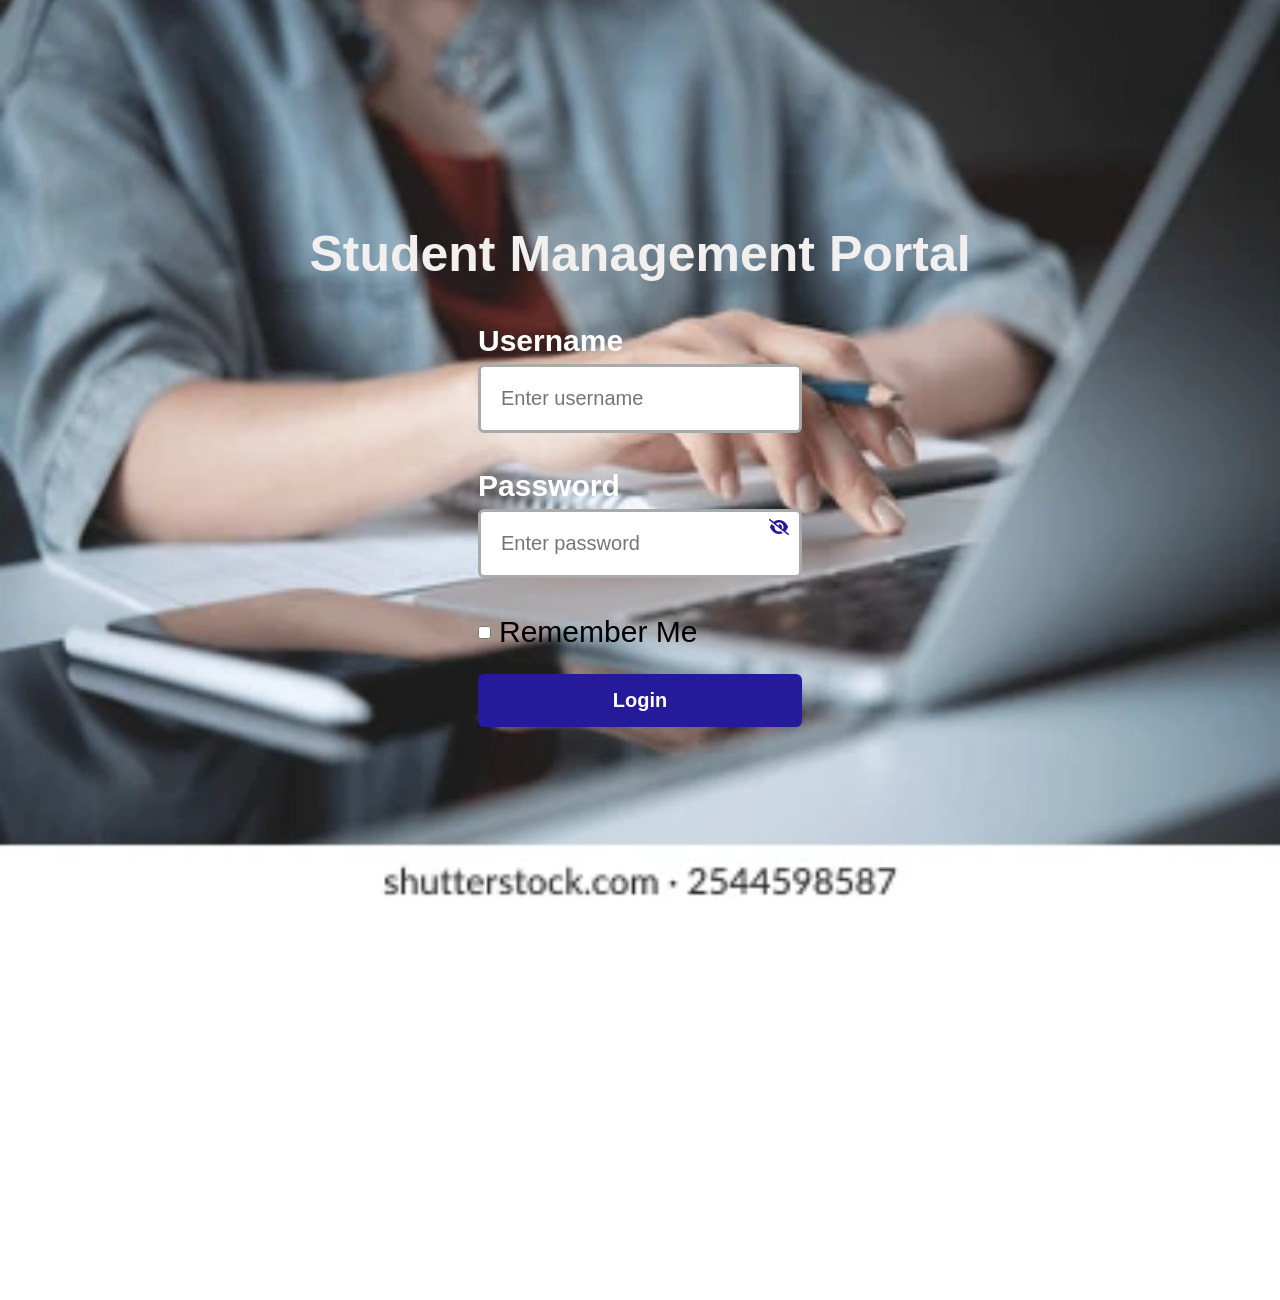
<file: index.html>
<!DOCTYPE html>
<html lang="en">
<head>
    <meta charset="UTF-8">
    <meta name="viewport" content="width=device-width, initial-scale=1.0">
    <title>Student Management Portal - Login</title>

    <!-- CSS file -->
    <link rel="stylesheet" href="./css/style.css">
    <link rel="stylesheet" href="./css/theme.css">

    <!-- Eye icon library -->
    <link
        rel="stylesheet"
        href="https://cdnjs.cloudflare.com/ajax/libs/font-awesome/6.5.2/css/all.min.css"
    >
</head>
<body>
<h1>Student Management Portal</h1>
    <div class="login-page">

        <div class="login-box">

            
            <p class="login-subtitle"></p>

            <form id="loginForm">

                <!-- Username -->
                <div class="form-group">
                    <label for="username" style="color:white;font-size: 30px;">Username</label>

                    <input
                        type="text"
                        id="username"
                        placeholder="Enter username"
                        autocomplete="username"
                    >

                    <small id="usernameError"></small>
                </div>

                <!-- Password -->
                <div class="form-group">
                    <label for="password" style="color:white;font-size: 30px;">Password</label>

                    <div class="password-box">
                        <input
                            type="password"
                            id="password"
                            placeholder="Enter password"
                            autocomplete="current-password"
                        >

                        <button
                            type="button"
                            id="showPassword"
                            class="eye-button"
                            aria-label="Show or hide password"
                        >
                            <i class="fa-solid fa-eye-slash"></i>
                        </button>
                    </div>

                    <small id="passwordError"></small>
                </div>

                <!-- Remember me -->
                <label class="remember" style="color:black;font-size: 30px; font-weight: bold;">
                    <input type="checkbox" id="rememberMe">
                    Remember Me
                </label>

                <!-- Login -->
                <button type="submit" class="login-button">
                    Login
                </button>

            </form>


        </div>

    </div>

    <!-- JavaScript files: order must not change -->


    <script src="./js/theme.js"></script>
    <script src="./js/storage.js"></script>
    <script src="./js/validation.js"></script>
    <script src="./js/app.js"></script>
 

</body>
</html>
</file>
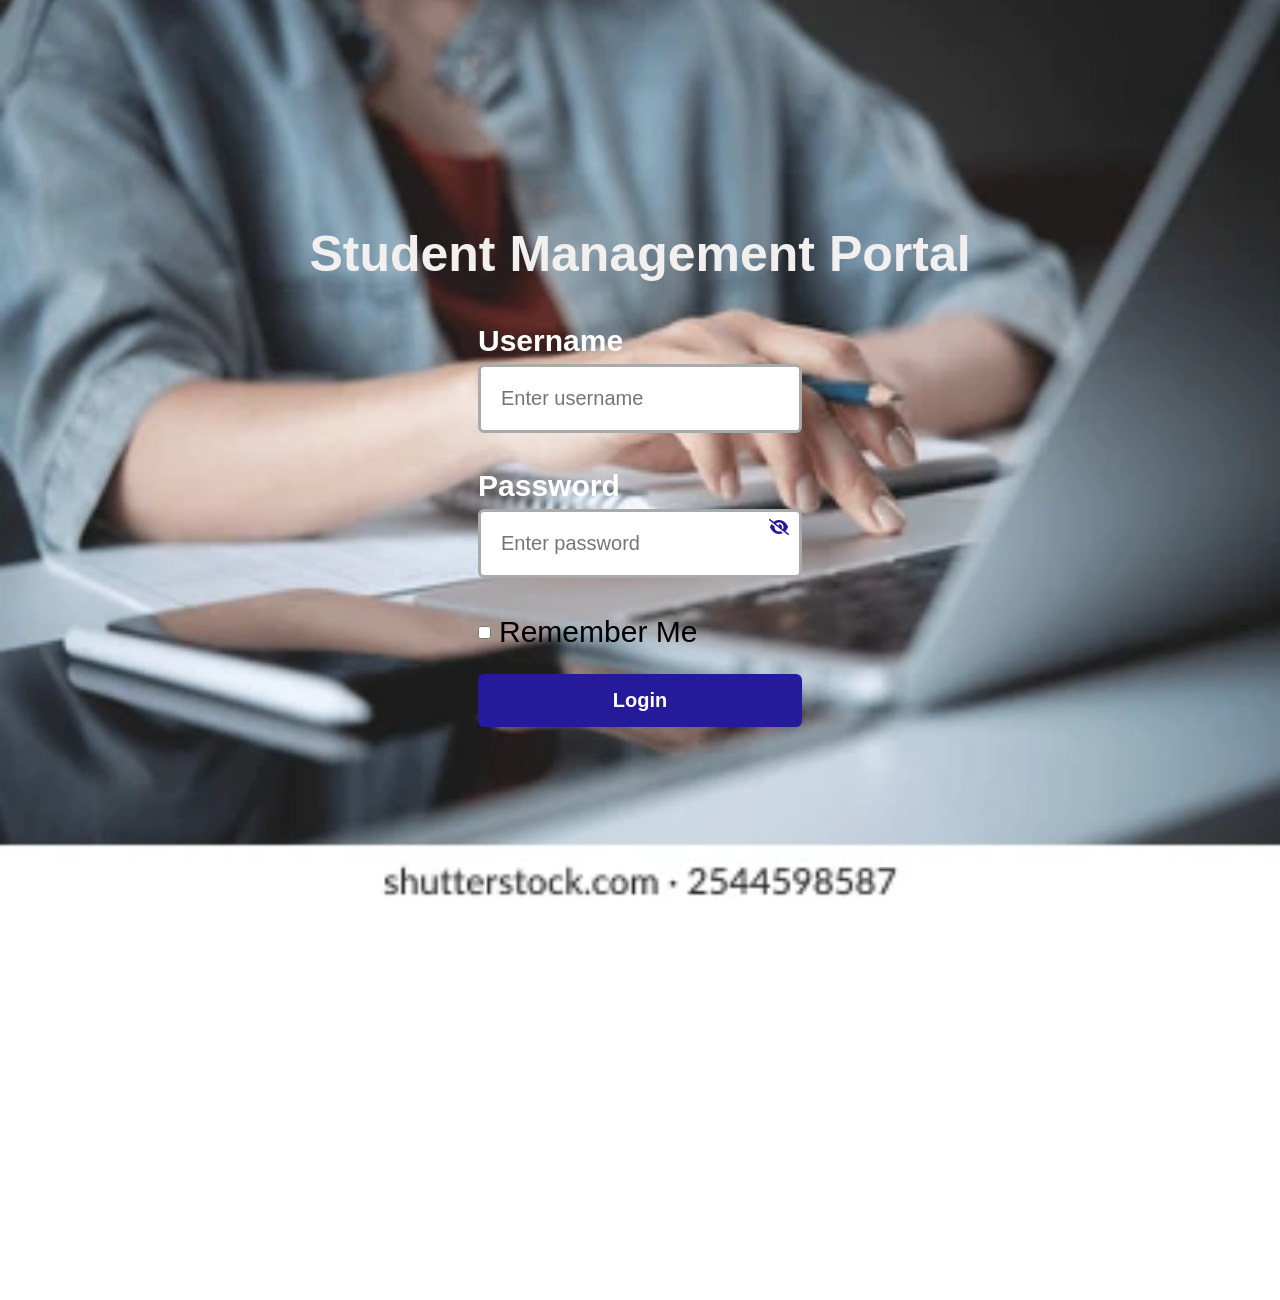
<file: Pages/attendance.html>
<!DOCTYPE html>
<html lang="en">
<head>
  <meta charset="UTF-8">
  <meta name="viewport" content="width=device-width, initial-scale=1.0">
  <title>Attendance Module</title>

  <link rel="stylesheet" href="../css/attendance.css">
  <link rel="stylesheet" href="../css/theme.css">
</head>
<body>
  

  <div class="container">
    <h1>Attendance Management</h1>
    
    <p class="subtitle">Mark and manage daily student attendance</p>
<div id="btn">
    <button style="background-color: blue;width:10%;height:40px"><a href="marks.html" style="color:aliceblue">Marks </a>></button><br><br>
</div>

    <div class="cards">
      <div class="card">
        <p>Total Students</p>
        <h2 id="totalStudents">0</h2>
      </div>

      <div class="card">
        <p>Present Students</p>
        <h2 id="presentStudents">0</h2>
      </div>

      <div class="card">
        <p>Absent Students</p>
        <h2 id="absentStudents">0</h2>
      </div>

      <div class="card">
        <p>Selected Date</p>
        <h2 id="selectedDateText">-</h2>
      </div>
    </div>

    <div class="top">
      <div>
        <label for="date">Select Attendance Date</label>
        <input type="date" id="date">
      </div>

      <div class="buttons">
        <button type="button" onclick="allPresent()">Mark All Present</button>
        <button type="button" onclick="saveAttendance()">Save / Update Attendance</button>
      </div>
    </div>

    <div class="table-box">
      <table > 
        <thead>
          <tr>
            <th>S.No</th>
            <th>Student ID</th>
            <th>Student Name</th>
            <th>Department</th>
            <th>Mark Present</th>
            <th>Mark Absent</th>
            <th>Attendance Percentage</th>
            <th>Monthly Attendance</th>
            <th>Attendance History</th>
          </tr>
        </thead>

        <tbody id="studentTable"></tbody>
      </table>
    </div>

    <div id="historyBox" class="history hidden">
      <!-- <button type="button" class="close" id="closeHistoryButton">X</button> -->
       <button
    type="button"
    class="close-button"
    onclick="closeHistory()"> X
    
</button>




      <h2 id="historyTitle">Attendance History</h2>

      <div class="history-summary">
        <p>Total Days: <b id="historyTotal">0</b></p>
        <p>Present Days: <b id="historyPresent">0</b></p>
        <p>Absent Days: <b id="historyAbsent">0</b></p>
        <p>Attendance: <b id="historyPercentage">0%</b></p>
      </div>

      <div id="historyData"></div>
    </div>
  </div>
 
<button style="background-color: blue;width:10%;height:40px">
<a href="dashboard.html" class="back-button" style="color:aliceblue"> Dashboard</a>
</button>

<script src="../js/theme.js"></script>
  <script src="../js/attendance.js"></script>
</body>
</html>
</file>
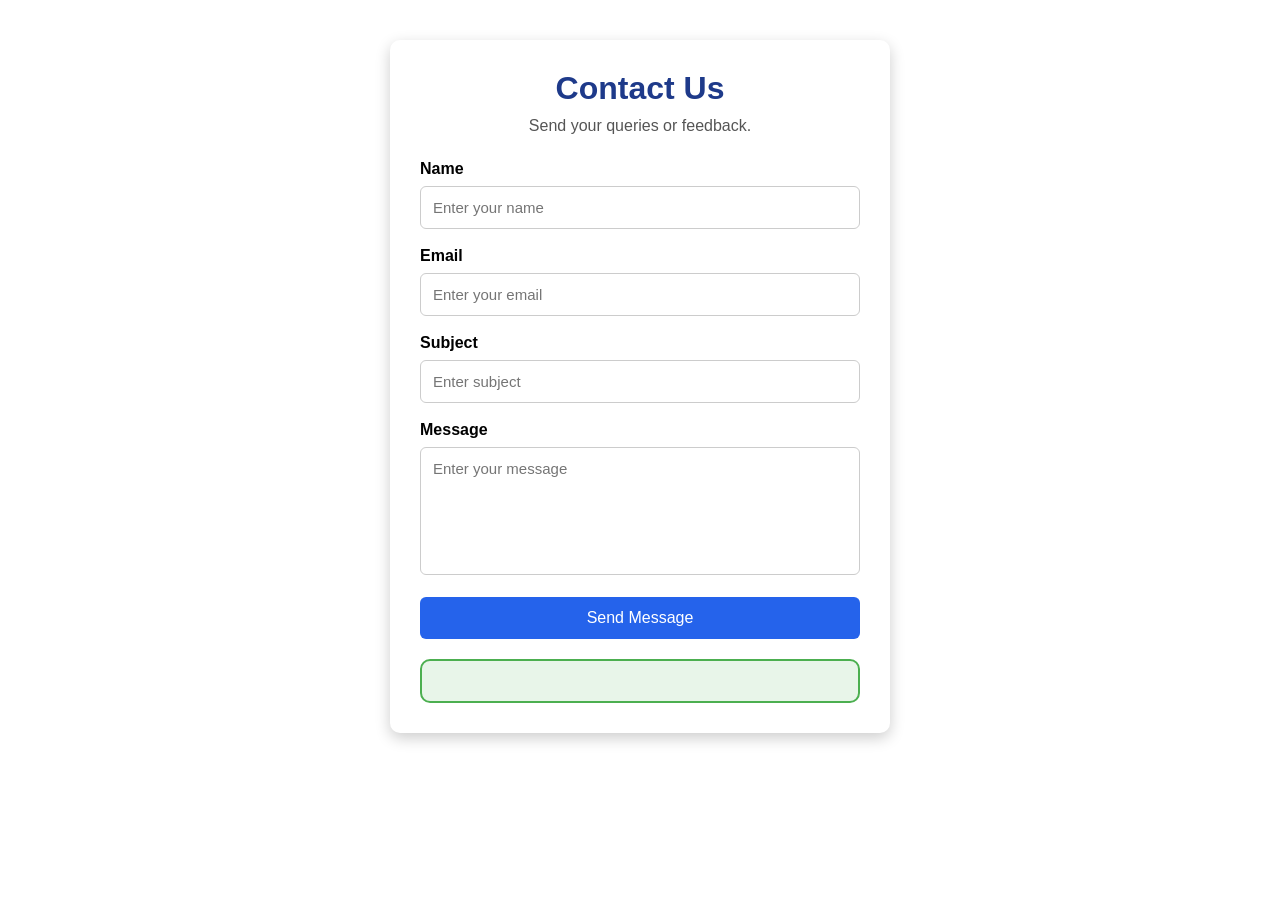
<file: Pages/contact copy.html>
<!DOCTYPE html>
<html lang="en">
<head>
    <meta charset="UTF-8">
    <meta name="viewport" content="width=device-width, initial-scale=1.0">
    <title>Contact Us</title>

    <link rel="stylesheet" href="../css/contact.css">
    <link rel="stylesheet" href="../css/theme.css">
</head>
<body>

<div class="container">

    <h1>Contact Us</h1>
    <p class="subtitle">Send your queries or feedback.</p>

    <form id="contactForm">

        <div class="form-group">
            <label>Name</label>
            <input type="text" id="name" placeholder="Enter your name">
        </div>

        <div class="form-group">
            <label>Email</label>
            <input type="email" id="email" placeholder="Enter your email">
        </div>

        <div class="form-group">
            <label>Subject</label>
            <input type="text" id="subject" placeholder="Enter subject">
        </div>

        <div class="form-group">
            <label>Message</label>
            <textarea id="message" rows="6" placeholder="Enter your message"></textarea>
        </div>

        <button type="submit">Send Message</button>

    </form>

    <p id="successMessage"></p>

</div>

<script src="../js/contact.js"></script>
<script src="../js/theme.js"></script>

</body>
</html>
</file>
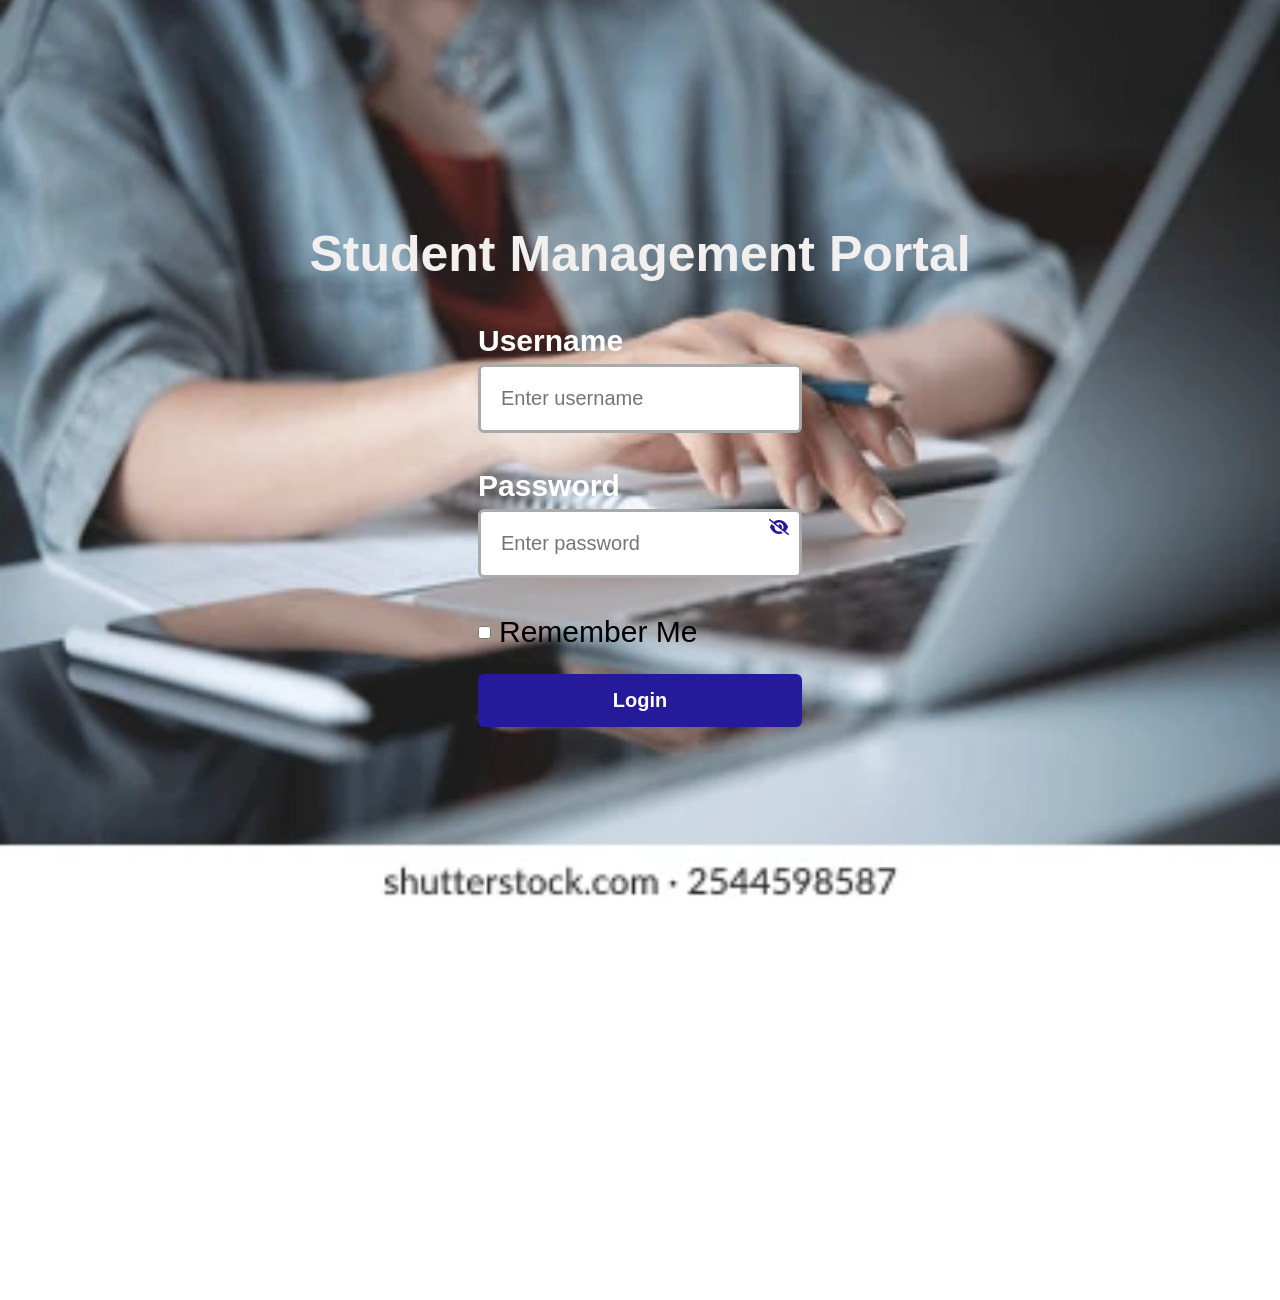
<file: Pages/dashboard.html>
<!-- <!DOCTYPE html>
<html lang="en">
<head>
    <meta charset="UTF-8">
    <meta name="viewport" content="width=device-width, initial-scale=1.0">
    <title>Dashboard</title>

    <link rel="stylesheet" href="../css/dashboard.css">
    <link rel="stylesheet" href="../css/theme.css">
</head>
<body>

    <div class="layout">

        <aside class="sidebar">
            <h2>Student Portal</h2>

            <a href="dashboard.html">Dashboard</a>
            <a href="student.html">Students</a>
            <a href="attendance.html">Attendance</a>
            <a href="marks.html">Marks</a>
            <a href="reports.html">Reports</a>
            <a href="settings.html">Settings</a>
            <a href="about.html">About</a>
            <a href="contact.html">Contact</a>

            <button id="logoutButton">Logout</button>
        </aside>

        <main class="main-content">

            <div class="top">
                <div>
                <h1>Dashboard</h1>
                <p id="dateTime"></p>
                </div>

                <h3 id="welcome"></h3>
            </div>

<div id ="container">
           <div class="card">
    <p>Total Departments</p>
    <h2 id="totalDepartments">0</h2>
</div>

<div class="card">
    <p>Total Students</p>
    <h2 id="totalDepartments">0</h2>
</div>

<div class="card">
    <p>Present Students</p>
    <h2 id="presentStudents">0</h2>
</div>

<div class="card">
    <p>Absent Students</p>
    <h2 id="absentStudents">0</h2>
</div>

<div class="card">
    <p>Highest Scorer</p>
    <h2 id="highestScorer">-</h2>
</div>

<tbody id="recentStudents"></tbody>

            </div>

        </main>

    </div>

    <script src="../js/theme.js"></script>
    <script src="../js/dashboard.js"></script>
</body>
</html>



 -->



 <!DOCTYPE html>
<html lang="en">
<head>
    <meta charset="UTF-8">
    <meta name="viewport" content="width=device-width, initial-scale=1.0">
    <title>Dashboard</title>

    <link rel="stylesheet" href="../css/dashboard.css">
    <link rel="stylesheet" href="../css/theme.css">
</head>
<body>

<div class="layout">

    <aside class="sidebar">

        <h2>Student Portal</h2>

        <a href="dashboard.html">Dashboard</a>
        <a href="student.html">Students</a>
        <a href="student-list.html">Student List</a>
        <a href="attendance.html">Attendance</a>
        <a href="marks.html">Marks</a>
        <a href="reports.html">Reports</a>
        <a href="settings.html">Settings</a>
        <a href="about.html">About</a>
        <a href="contact.html">Contact</a>

        <button id="logoutButton">Logout</button>

    </aside>

    <main class="main-content">

        <div class="top">

            <div>
                <h1>Dashboard</h1>
                <p id="dateTime"></p>
            </div>

            <h3 id="welcome"></h3>

        </div>

        <div id="container" class="cards">

            <div class="card">
                <p>Total Students</p>
                <h2 id="totalStudents">0</h2>
            </div>

            <div class="card">
                <p>Total Departments</p>
                <h2 id="totalDepartments">0</h2>
            </div>

            <div class="card">
                <p>Present Students</p>
                <h2 id="presentStudents">0</h2>
            </div>

            <div class="card">
                <p>Absent Students</p>
                <h2 id="absentStudents">0</h2>
            </div>

            <div class="card">
                <p>Highest Scorer</p>
                <h2 id="highestScorer">-</h2>
            </div>

        </div>

        <div class="recent">

            <h2>Recent Students</h2>

            <table width="100%" border="1">

                <thead>

                    <tr>
                        <th>Student ID</th>
                        <th>Name</th>
                        <th>Department</th>
                    </tr>

                </thead>

                <tbody id="recentStudents">

                </tbody>

            </table>

        </div>

    </main>

</div>

<script src="../js/theme.js"></script>
<script src="../js/dashboard.js"></script>

</body>
</html>
</file>
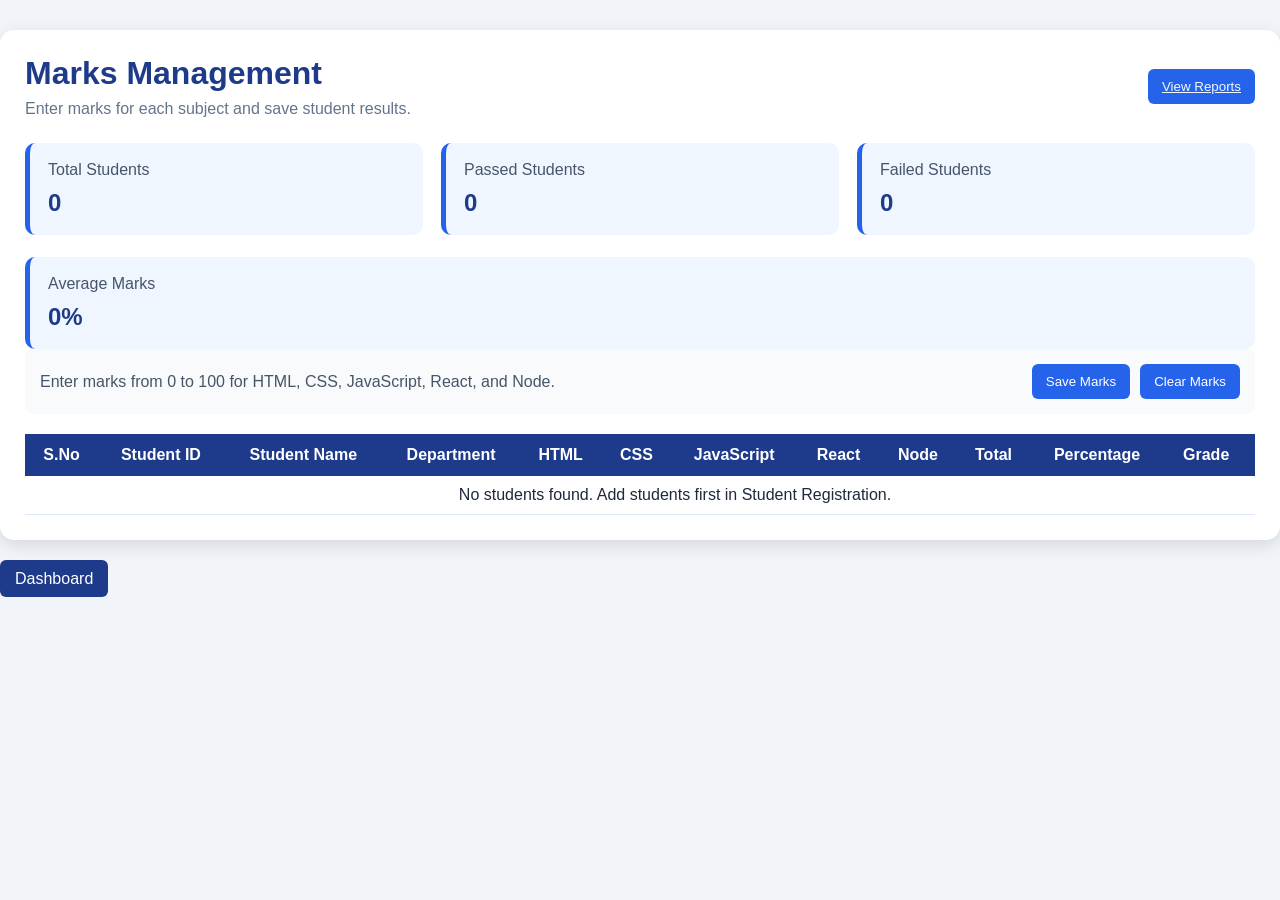
<file: Pages/marks.html>
<!DOCTYPE html>
<html lang="en">
<head>
  <meta charset="UTF-8">
  <meta name="viewport" content="width=device-width, initial-scale=1.0">
  <title>Marks Management</title>

  <link rel="stylesheet" href="../css/marks.css">
  <link rel="stylesheet" href="../css/theme.css">
</head>
<body>

  <div class="container">
    <div class="page-header">
      <div>
        <h1>Marks Management</h1>
        <p>Enter marks for each subject and save student results.</p>
      </div>


      <button><a href="reports.html" class="reports-button" style="color:aliceblue">View Reports</a></button>
    </div>

    <div class="cards">
      <div class="card">
        <p>Total Students</p>
        <h2 id="totalStudents">0</h2>
      </div>

      <div class="card">
        <p>Passed Students</p>
        <h2 id="passedStudents">0</h2>
      </div>

      <div class="card">
        <p>Failed Students</p>
        <h2 id="failedStudents">0</h2>
      </div>
    </div>

    <div class="card">
  <p>Average Marks</p>
  <h2 id="averageMarks">0%</h2>
</div>

    <div class="action-box">
      <p>Enter marks from 0 to 100 for HTML, CSS, JavaScript, React, and Node.</p>

      <div class="buttons">
        <button id="saveMarksButton">Save Marks</button>
        <button id="clearMarksButton">Clear Marks</button>
      </div>
    </div>

    <div class="table-box">
      <table>
        <thead>
          <tr>
            <th>S.No</th>
            <th>Student ID</th>
            <th>Student Name</th>
            <th>Department</th>
            <th>HTML</th>
            <th>CSS</th>
            <th>JavaScript</th>
            <th>React</th>
            <th>Node</th>
            <th>Total</th>
            <th>Percentage</th>
            <th>Grade</th>
            <th>Rank</th>
          </tr>
        </thead>

        <tbody id="marksTable"></tbody>
      </table>
    </div>
  </div>
      <a href="dashboard.html" class="back-button">Dashboard</a>

  <script src="../js/theme.js"></script>
  <script src="../js/marks.js"></script>
</body>
</html>
</file>
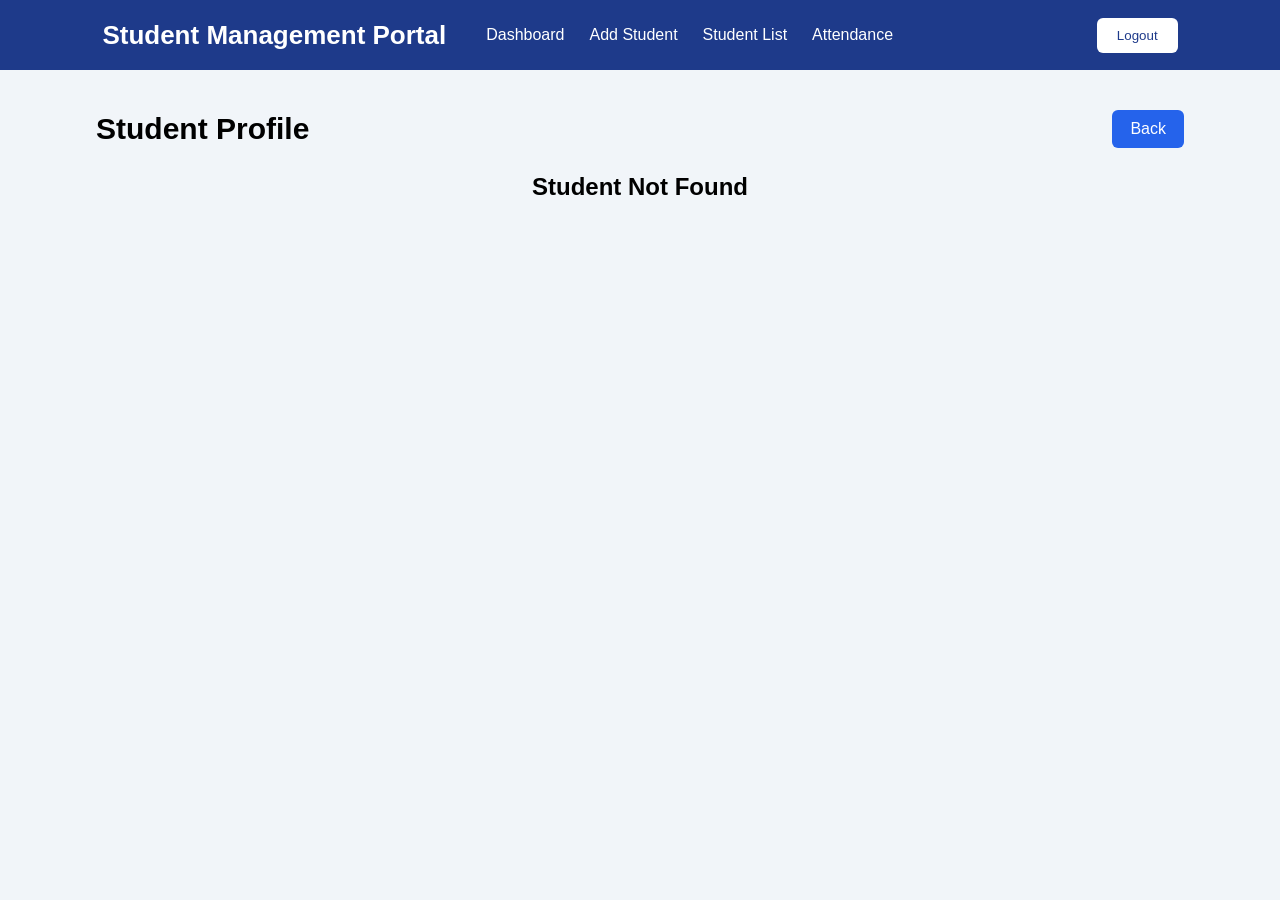
<file: Pages/profile.html>
<!DOCTYPE html>
<html lang="en">

<head>

<meta charset="UTF-8">
<meta name="viewport" content="width=device-width, initial-scale=1.0">

<title>Student Profile</title>

<link rel="stylesheet" href="../css/profile.css">
<link rel="stylesheet" href="../css/theme.css">

</head>


<body>


<header>

    <h1>Student Management Portal</h1>

    <nav>

        <a href="dashboard.html">Dashboard</a>
        <a href="student.html">Add Student</a>
        <a href="student-list.html">Student List</a>
        <a href="attendance.html">Attendance</a>

    </nav>


    <button id="logoutButton">
        Logout
    </button>

</header>



<main>


<div class="profile-page">


    <div class="top-section">

        <h2>Student Profile</h2>

        <a href="student-list.html">
             Back
        </a>

    </div>



    <div id="profileDetails"></div>



</div>


</main>

<script src="../js/theme.js"></script>
<script src="../js/profile.js"></script>


</body>

</html>
</file>
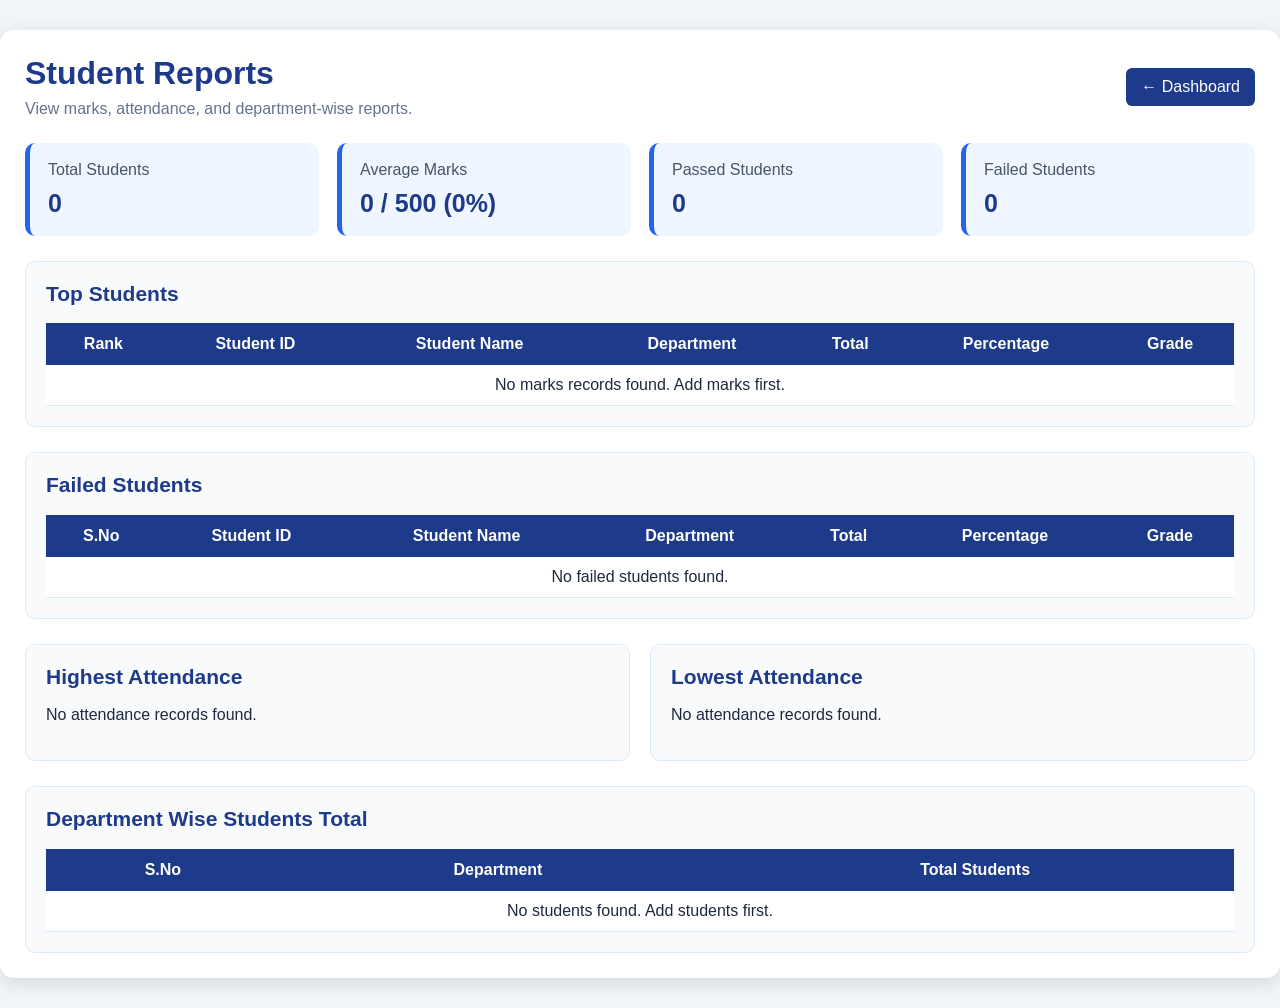
<file: Pages/reports.html>
<!DOCTYPE html>
<html lang="en">
<head>
  <meta charset="UTF-8">
  <meta name="viewport" content="width=device-width, initial-scale=1.0">
  <title>Reports Module</title>

  <link rel="stylesheet" href="../css/reports.css">
  <link rel="stylesheet" href="../css/theme.css">
</head>
<body>

  <div class="container">

    <div class="page-header">
      <div>
        <h1>Student Reports</h1>
        <p>View marks, attendance, and department-wise reports.</p>
      </div>

      <a href="dashboard.html" class="back-button">← Dashboard</a>
    </div>

    <!-- Summary Cards -->
    <div class="cards">
      <div class="card">
        <p>Total Students</p>
        <h2 id="totalStudents">0</h2>
      </div>

      <div class="card">
    <p>Average Marks</p>
    <h2 id="averageMarks">0 / 500 (0%)</h2>
    </div>


      <div class="card">
        <p>Passed Students</p>
        <h2 id="passedStudents">0</h2>
      </div>

      <div class="card">
        <p>Failed Students</p>
        <h2 id="failedStudents">0</h2>
      </div>
    </div>

    <!-- Top Students -->
    <div class="report-box">
      <h2>Top Students</h2>

      <div class="table-box">
        <table>
          <thead>
            <tr>
              <th>Rank</th>
              <th>Student ID</th>
              <th>Student Name</th>
              <th>Department</th>
              <th>Total</th>
              <th>Percentage</th>
              <th>Grade</th>
            </tr>
          </thead>

          <tbody id="topStudentsTable"></tbody>
        </table>
      </div>
    </div>

    <!-- Failed Students -->
    <div class="report-box">
      <h2>Failed Students</h2>

      <div class="table-box">
        <table>
          <thead>
            <tr>
              <th>S.No</th>
              <th>Student ID</th>
              <th>Student Name</th>
              <th>Department</th>
              <th>Total</th>
              <th>Percentage</th>
              <th>Grade</th>
            </tr>
          </thead>

          <tbody id="failedStudentsTable"></tbody>
        </table>
      </div>
    </div>

    <!-- Attendance Report -->
    <div class="attendance-grid">

      <div class="report-box">
        <h2>Highest Attendance</h2>
        <div id="highestAttendance"></div>
      </div>

      <div class="report-box">
        <h2>Lowest Attendance</h2>
        <div id="lowestAttendance"></div>
      </div>

    </div>

    <!-- Department Wise Report -->
    <div class="report-box">
      <h2>Department Wise Students Total</h2>

      <div class="table-box">
        <table>
          <thead>
            <tr>
              <th>S.No</th>
              <th>Department</th>
              <th>Total Students</th>
            </tr>
          </thead>

          <tbody id="departmentTable"></tbody>
        </table>
      </div>
    </div>

  </div>

  <script src="../js/theme.js"></script>
  <script src="../js/reports.js"></script>
</body>
</html>
</file>
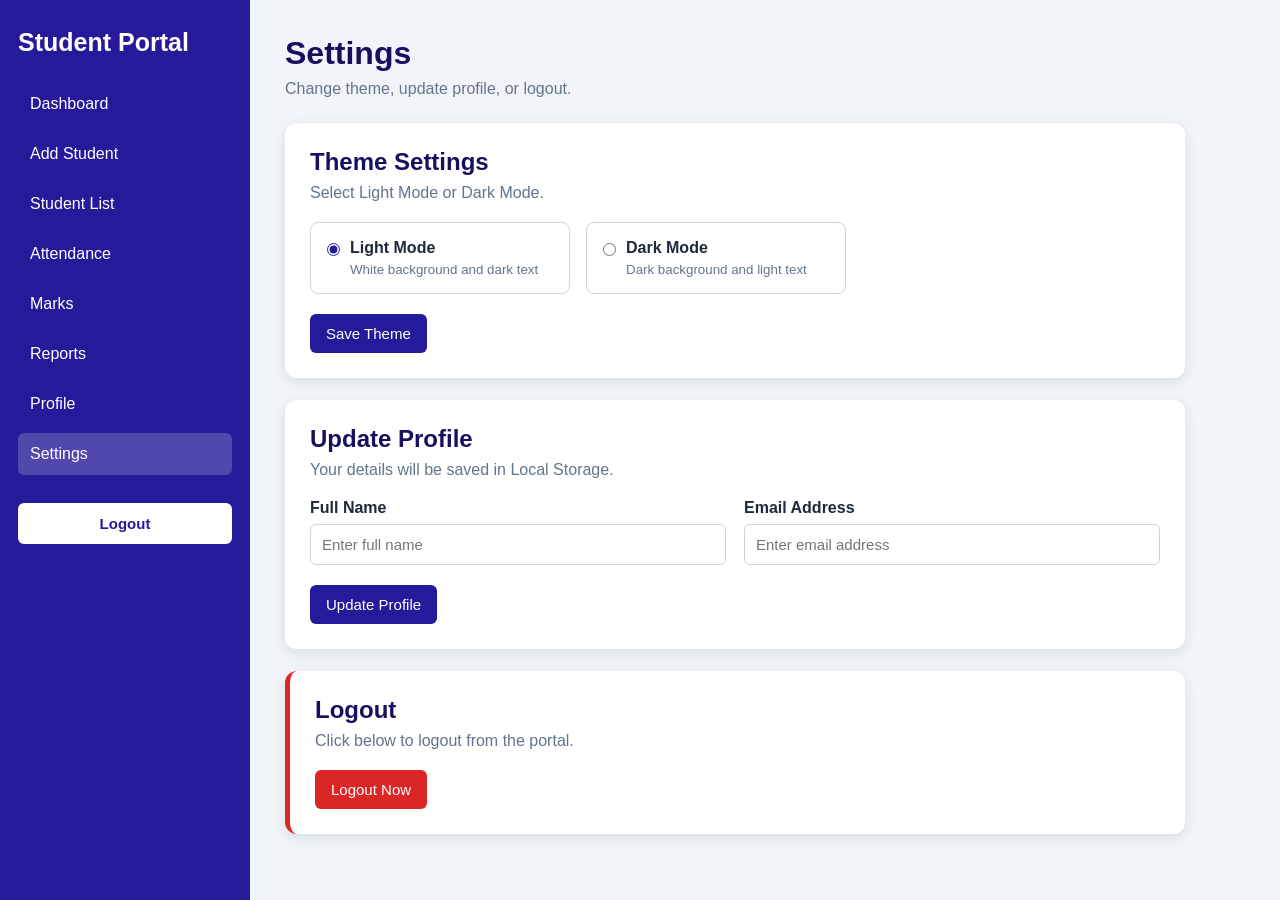
<file: Pages/settings.html>
<!DOCTYPE html>
<html lang="en">
<head>
    <meta charset="UTF-8">
    <meta name="viewport" content="width=device-width, initial-scale=1.0">
    <title>Settings</title>

    <link rel="stylesheet" href="../css/settings.css">
    <link rel="stylesheet" href="../css/theme.css">
</head>
<body>

    <div class="layout">

        <aside class="sidebar">
            <h2>Student Portal</h2>

            <a href="dashboard.html">Dashboard</a>
            <a href="student.html">Add Student</a>
            <a href="student-list.html">Student List</a>
            <a href="attendance.html">Attendance</a>
            <a href="marks.html">Marks</a>
            <a href="reports.html">Reports</a>
            <a href="profile.html">Profile</a>
            <a href="settings.html" class="active-link">Settings</a>

            <button type="button" id="logoutButton">Logout</button>
        </aside>

        <main class="main-content">

            <div class="page-header">
                <h1>Settings</h1>
                <p>Change theme, update profile, or logout.</p>
            </div>

            <section class="settings-box">
                <h2>Theme Settings</h2>
                <p class="small-text">Select Light Mode or Dark Mode.</p>

                <div class="theme-options">

                    <label class="theme-card">
                        <input type="radio" name="theme" value="light" id="lightTheme">
                        <span>
                            <b>Light Mode</b>
                            <small>White background and dark text</small>
                        </span>
                    </label>

                    <label class="theme-card">
                        <input type="radio" name="theme" value="dark" id="darkTheme">
                        <span>
                            <b>Dark Mode</b>
                            <small>Dark background and light text</small>
                        </span>
                    </label>

                </div>

                <button type="button" id="saveThemeButton">Save Theme</button>
            </section>

            <section class="settings-box">
                <h2>Update Profile</h2>
                <p class="small-text">Your details will be saved in Local Storage.</p>

                <form id="profileForm">

                    <div class="form-row">
                        <div class="form-group">
                            <label for="profileName">Full Name</label>
                            <input type="text" id="profileName" placeholder="Enter full name">
                        </div>

                        <div class="form-group">
                            <label for="profileEmail">Email Address</label>
                            <input type="email" id="profileEmail" placeholder="Enter email address">
                        </div>
                    </div>

                    <button type="submit">Update Profile</button>
                </form>
            </section>

            <section class="settings-box logout-box">
                <h2>Logout</h2>
                <p class="small-text">Click below to logout from the portal.</p>

                <button type="button" id="logoutNowButton" class="logout-red">
                    Logout Now
                </button>
            </section>

            <p id="message"></p>

        </main>

    </div>

    <script src="../js/theme.js"></script>
    <script src="../js/settings.js"></script>
</body>
</html>
</file>
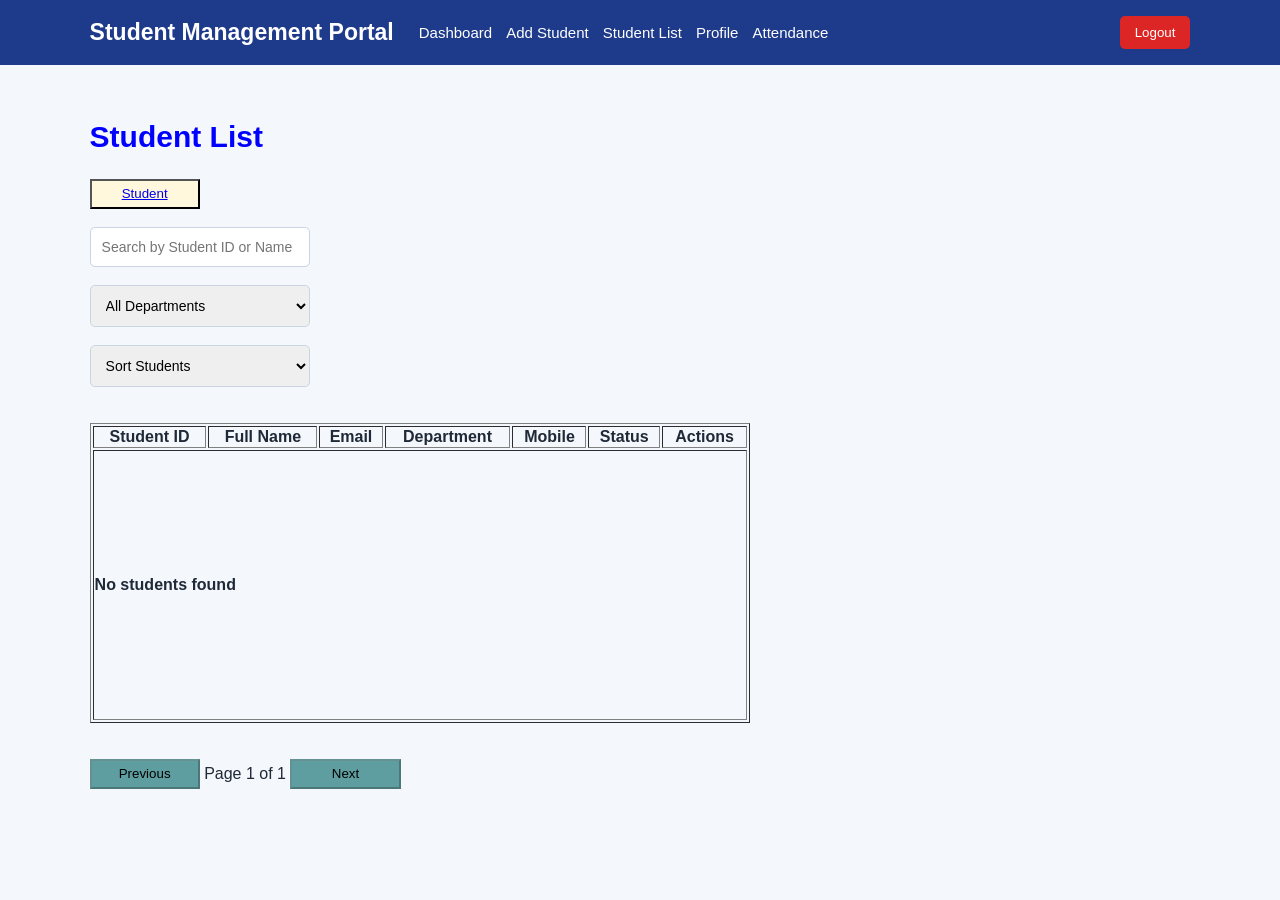
<file: Pages/student-list.html>
<!DOCTYPE html>
<html lang="en">
<head>
    <meta charset="UTF-8">
    <meta name="viewport" content="width=device-width, initial-scale=1.0">
    <title>Student List</title>

    <link rel="stylesheet" href="../css/student.css">
    <link rel="stylesheet" href="../css/theme.css">
</head>
<body>

    <header>
        <h1>Student Management Portal</h1>

        <nav>
            <a href="dashboard.html">Dashboard</a>
            <a href="student.html">Add Student</a>
            <a href="student-list.html">Student List</a>
            <a href="profile.html">Profile</a>
            <a href="attendance.html">Attendance</a>
        </nav>

        <button type="button" id="logoutButton">Logout</button>
    </header>

    <main>
        <section class="list-box">

            <div class="list-heading">
                <h2 style="color:blue;font-size: 30px;">Student List</h2>

           <button style="background-color:cornsilk; width:10%; height:30px;"><a href="student.html" class="add-student-button">
                    Student
                </a></button><br><br>
            </div>

            <div class="list-controls" style="width:20%;">
                <input
                    type="text"
                    id="searchInput"
                    placeholder="Search by Student ID or Name"
                ><br><br>

                <select id="departmentFilter">
                    <option value="All">All Departments</option>
                    <option value="CSE">CSE</option>
                    <option value="ECE">ECE</option>
                    <option value="EEE">EEE</option>
                    <option value="BCA">BCA</option>
                </select><br><br>

                <select id="sortSelect">
                    <option value="">Sort Students</option>
                    <option value="nameAZ">Name: A to Z</option>
                    <option value="nameZA">Name: Z to A</option>
                    <option value="idLowHigh">Student ID: Low to High</option>
                    <option value="idHighLow">Student ID: High to Low</option>
                </select>
            </div><br><br>

            <div class="table-container">
                <table border="1" style="width:60%;height:300px;font-weight: bold;">
                    <thead>
                        <tr>
                            <th>Student ID</th>
                            <th>Full Name</th>
                            <th>Email</th>
                            <th>Department</th>
                            <th>Mobile</th>
                            <th>Status</th>
                            <th>Actions</th>
                        </tr>
                    </thead>

                    <tbody id="studentTableBody"></tbody>
                </table>
            </div><br><br>

            <div class="pagination">
                <button type="button" id="previousButton" style="width:10%; color:black; background-color:cadetblue;height:30px">Previous</button>

                <span id="pageNumber">Page 1 of 1</span>

                <button type="button" id="nextButton" style="width:10%; color:black; background-color:cadetblue;height:30px">Next</button>
            </div>

        </section>
    </main>

    <script src="../js/theme.js"></script>
    <script src="../js/student-list.js"></script>
</body>
</html>
</file>
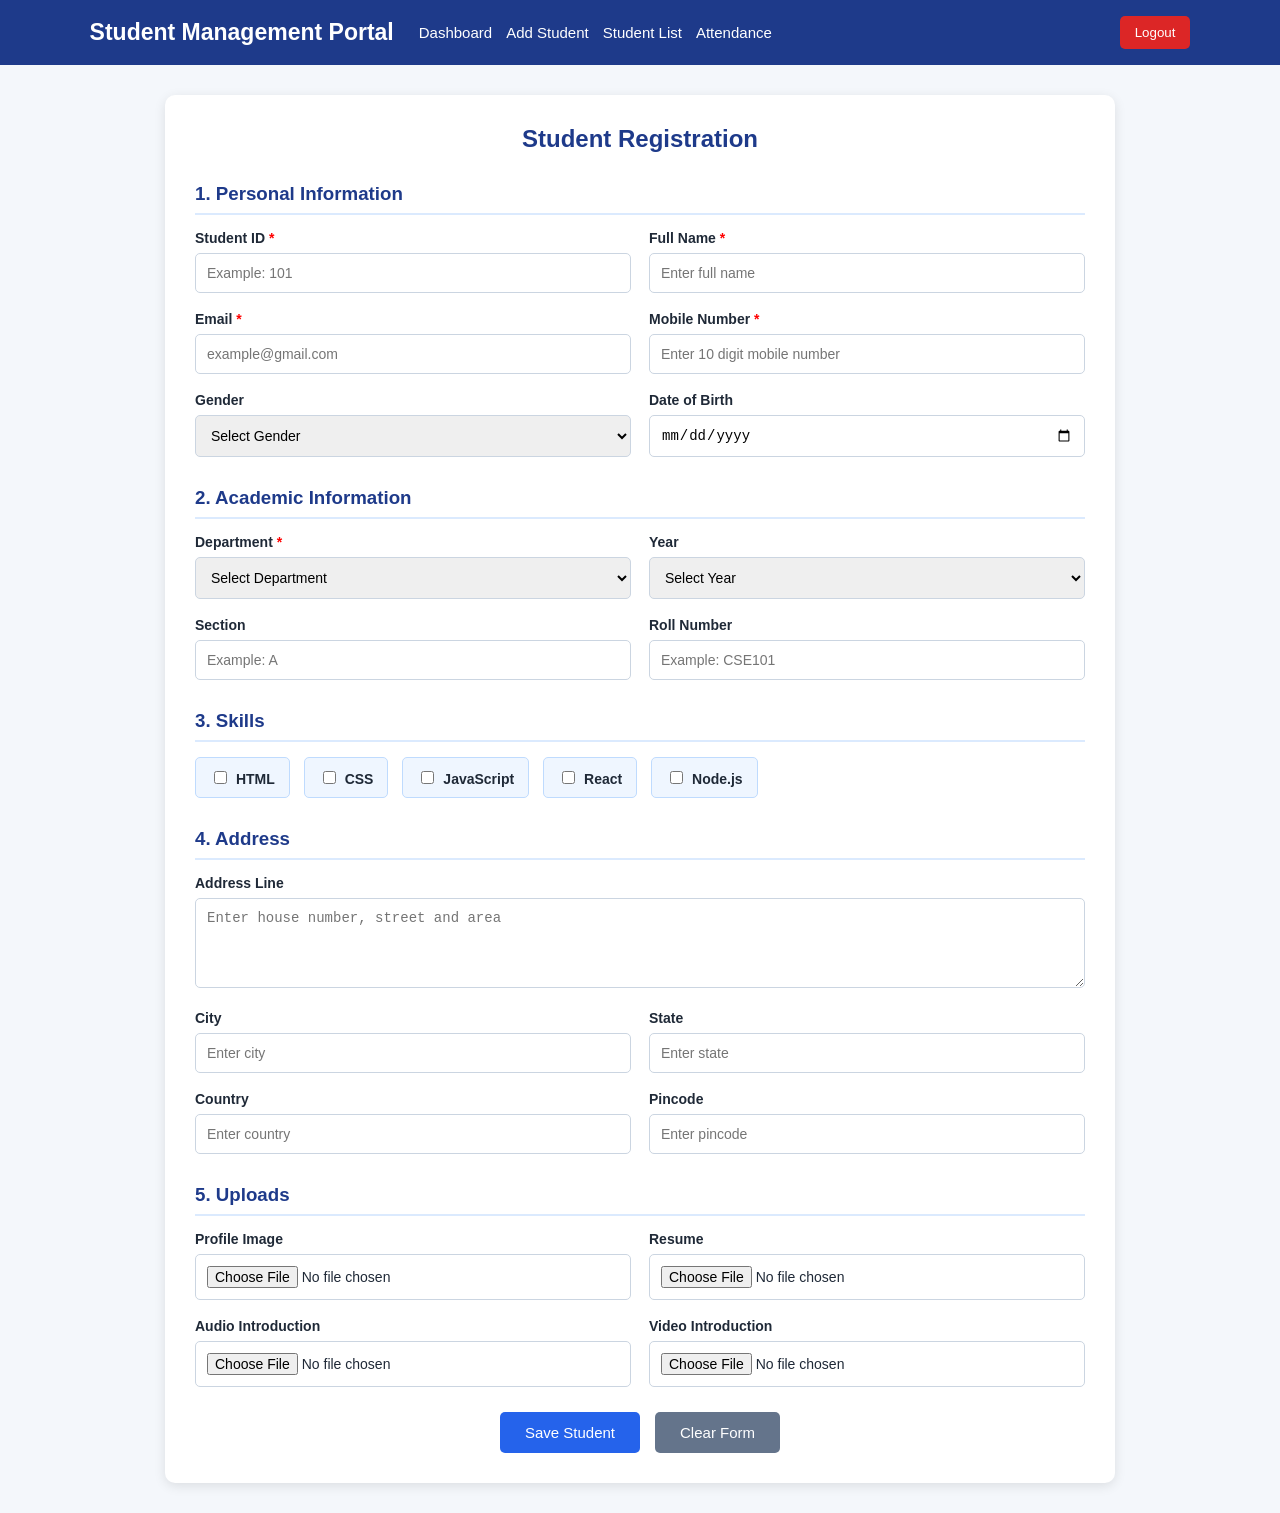
<file: Pages/student.html>
<!DOCTYPE html>
<html lang="en">
<head>
    <meta charset="UTF-8">
    <meta name="viewport" content="width=device-width, initial-scale=1.0">
    <title>Add Student</title>

    <link rel="stylesheet" href="../css/student.css">
    <link rel="stylesheet" href="../css/theme.css">
</head>
<body>

    <header>
        <h1>Student Management Portal</h1>

        <nav>
            <a href="dashboard.html">Dashboard</a>
            <a href="student.html">Add Student</a>
            <a href="student-list.html">Student List</a>
            <a href="attendance.html">Attendance</a>
        </nav>

        <button type="button" id="logoutButton">Logout</button>
    </header>

    <main>
        <div class="form-box">

            <h2 id="formTitle">Student Registration</h2>

            <form id="studentForm">

                <!-- 1. PERSONAL INFORMATION -->
                <h3>1. Personal Information</h3>

                <div class="form-grid">
                    <div>
                        <label for="studentId">Student ID <span>*</span></label>
                        <input type="text" id="studentId" placeholder="Example: 101">
                    </div>

                    <div>
                        <label for="fullName">Full Name <span>*</span></label>
                        <input type="text" id="fullName" placeholder="Enter full name">
                    </div>

                    <div>
                        <label for="email">Email <span>*</span></label>
                        <input type="email" id="email" placeholder="example@gmail.com">
                    </div>

                    <div>
                        <label for="mobile">Mobile Number <span>*</span></label>
                        <input type="text" id="mobile" placeholder="Enter 10 digit mobile number">
                    </div>

                    <div>
                        <label for="gender">Gender</label>
                        <select id="gender">
                            <option value="Select Gender">Select Gender</option>
                            <option value="Female">Female</option>
                            <option value="Male">Male</option>
                            <option value="Other">Other</option>
                        </select>
                    </div>

                    <div>
                        <label for="dob">Date of Birth</label>
                        <input type="date" id="dob">
                    </div>
                </div>

                <!-- 2. ACADEMIC INFORMATION -->
                <h3>2. Academic Information</h3>

                <div class="form-grid">
                    <div>
                        <label for="department">Department <span>*</span></label>
                        <select id="department">
                            <option value="">Select Department</option>
                            <option value="CSE">CSE</option>
                            <option value="ECE">ECE</option>
                            <option value="EEE">EEE</option>
                            <option value="ME">ME</option>
                            <option value="CE">CE</option>
                        </select>
                    </div>

                    <div>
                        <label for="year">Year</label>
                        <select id="year">
                            <option value="">Select Year</option>
                            <option value="1st Year">1st Year</option>
                            <option value="2nd Year">2nd Year</option>
                            <option value="3rd Year">3rd Year</option>
                            <option value="4th Year">4th Year</option>
                        </select>
                    </div>

                    <div>
                        <label for="section">Section</label>
                        <input type="text" id="section" placeholder="Example: A">
                    </div>

                    <div>
                        <label for="rollNumber">Roll Number</label>
                        <input type="text" id="rollNumber" placeholder="Example: CSE101">
                    </div>
                </div>

                <!-- 3. SKILLS -->
                <h3>3. Skills</h3>

                <div class="skills">
                    <label><input type="checkbox" name="skills" value="HTML"> HTML</label>
                    <label><input type="checkbox" name="skills" value="CSS"> CSS</label>
                    <label><input type="checkbox" name="skills" value="JavaScript"> JavaScript</label>
                    <label><input type="checkbox" name="skills" value="React"> React</label>
                    <label><input type="checkbox" name="skills" value="Node.js"> Node.js</label>
                </div>

                <!-- 4. ADDRESS -->
                <h3>4. Address</h3>

                <div class="form-grid">
                    <div class="full-width">
                        <label for="addressLine">Address Line</label>
                        <textarea id="addressLine" placeholder="Enter house number, street and area"></textarea>
                    </div>

                    <div>
                        <label for="city">City</label>
                        <input type="text" id="city" placeholder="Enter city">
                    </div>

                    <div>
                        <label for="state">State</label>
                        <input type="text" id="state" placeholder="Enter state">
                    </div>

                    <div>
                        <label for="country">Country</label>
                        <input type="text" id="country" placeholder="Enter country">
                    </div>

                    <div>
                        <label for="pincode">Pincode</label>
                        <input type="text" id="pincode" placeholder="Enter pincode">
                    </div>
                </div>

                <!-- 5. UPLOADS -->
                <h3>5. Uploads</h3>

                <div class="form-grid">
                    <div>
                        <label for="profileImage">Profile Image</label>
                        <input type="file" id="profileImage" accept="image/*">
                    </div>

                    <div>
                        <label for="resume">Resume</label>
                        <input type="file" id="resume" accept=".pdf,.doc,.docx">
                    </div>

                    <div>
                        <label for="audio">Audio Introduction</label>
                        <input type="file" id="audio" accept="audio/*">
                    </div>

                    <div>
                        <label for="video">Video Introduction</label>
                        <input type="file" id="video" accept="video/*">
                    </div>
                </div>

                <p id="message"></p>

                <div class="button-row">
                    <button type="submit" id="submitButton">Save Student</button>
                    <button type="reset" class="reset-button">Clear Form</button>
                </div>

            </form>
        </div>
    </main>

    <script src="../js/theme.js"></script>
    <script src="../js/student.js"></script>
</body>
</html>
</file>
<file: css/style.css>
* {
    box-sizing: border-box;
}

body {
    margin: 200px;
    min-height: 100vh;
    font-family: Arial, sans-serif;
    background-image: url("../images/image.webp");
    background-size: cover;
    background-position: center;
    background-attachment: fixed;

    display: flex;
    flex-direction: column;
    align-items: center;

    padding: 25px 15px;
}


body > h1 {
    margin: 0 0 25px;
    color: rgb(242, 239, 239);
    font-size: 50px;
    text-align:right;
    
}


.box {
    width: 700px;
    max-width: 100%;
    padding: 70px;
    background: rgba(255, 255, 255, 0.95);
    border-radius: 15px;
    height: 500px;

    
}

.box h2 {
    margin: 0 0 25px;
    text-align: center;
    color: #3328a8;
    font-size: 30px;
}

#loginForm label {
    display: block;
    margin-top: 15px;
    text-align: left;
    font-size: 20px;
    font-weight: bold;
    color: #0f0c0c;
}

#loginForm input {
    width: 100%;
    padding: 20px;
    margin-top: 6px;
    border: 3px solid #aaa;
    border-radius: 6px;
    font-size: 20px;
    outline: none;
}

#loginForm input:focus {
    border-color: #251a9a;
}

.password-box {
    position: relative;
}

.password-box input {
    padding-right: 45px !important;
}

.eye-button {
    position: absolute;
    top: 7px;
    right: 5px;
    width: 36px;
    height: 36px;
    padding: 0;
    margin: 0;
    border: none;
    background: transparent;
    color: #251a9a;
    font-size: 16px;
    cursor: pointer;
}

small {
    display: block;
    min-height: 18px;
    margin-top: 3px;
    color: red;
    font-size: 13px;
    text-align: left;
}

.remember {
    display: flex !important;
    align-items: center;
    gap: 8px;
    margin-top: 16px !important;
    font-weight: normal !important;
    cursor: pointer;
}

.remember input {
    width: auto !important;
    margin: 0 !important;
    cursor: pointer;
}

.login-button {
    width: 100%;
    padding: 15px;
    margin-top: 25px;
    border: none;
    border-radius: 6px;
    background: #251a9a;
    color: white;
    font-size: 20px;
    font-weight: bold;
    cursor: pointer;
}

.login-button:hover {
    background: #1b1372;
}

@media (max-width: 500px) {
    body {
        justify-content: flex-start;
        padding-top: 45px;
    }

    body > h1 {
        font-size: 28px;
    }

    .box {
        padding: 24px 20px;
    }
}
</file>
<file: css/theme.css>
/* Common dark theme for all pages */

body.dark-mode {
    background: #0f172a !important;
    color: #e2e8f0 !important;
}

/* Main boxes */
body.dark-mode .container,
body.dark-mode .main-content,
body.dark-mode .list-box,
body.dark-mode .settings-box,
body.dark-mode .report-box,
body.dark-mode .recent,
body.dark-mode .card,
body.dark-mode .table-box,
body.dark-mode .form-box,
body.dark-mode .student-form {
    background: #1e293b !important;
    color: #e2e8f0 !important;
}

/* Headings and normal text */
body.dark-mode h1,
body.dark-mode h2,
body.dark-mode h3,
body.dark-mode p,
body.dark-mode label,
body.dark-mode td,
body.dark-mode span {
    color: #e2e8f0 !important;
}

/* Sidebar and header */
body.dark-mode .sidebar,
body.dark-mode header {
    background: #111827 !important;
}

/* Input fields */
body.dark-mode input,
body.dark-mode select,
body.dark-mode textarea {
    background: #334155 !important;
    color: white !important;
    border-color: #64748b !important;
}

/* Tables */
body.dark-mode table {
    background: #1e293b !important;
}

body.dark-mode th {
    background: #111827 !important;
    color: white !important;
}

body.dark-mode td {
    border-color: #475569 !important;
}

body.dark-mode tbody tr:hover {
    background: #334155 !important;
}

/* Links */
body.dark-mode a {
    color: #c7d2fe;
}

/* Attendance history */
body.dark-mode .history,
body.dark-mode .history-summary,
body.dark-mode .history li {
    background: #334155 !important;
    color: white !important;
}
</file>
<file: css/attendance.css>
* {
  box-sizing: border-box;
  font-family: Arial, sans-serif;
}

body {
  margin: 0;
  background: #f1f5f9;
  color: #1e293b;
}

.container {
  max-width: 1250px;
  margin: 30px auto;
  padding: 25px;
  background: #ffffff;
  border-radius: 14px;
  box-shadow: 0 5px 18px rgba(0, 0, 0, 0.12);
}

h1 {
  margin: 0;
  color: #1e3a8a;
  font-size: 28px;
}

.subtitle {
  margin: 8px 0 25px;
  color: #64748b;
}

.cards {
  display: flex;
  flex-wrap: wrap;
  gap: 18px;
  margin-bottom: 25px;
}

.card {
  flex: 1;
  min-width: 190px;
  padding: 18px;
  background: #eff6ff;
  border-left: 5px solid #2563eb;
  border-radius: 10px;
  box-shadow: 0 3px 8px rgba(0, 0, 0, 0.08);
}

.card p {
  margin: 0;
  color: #475569;
  font-size: 14px;
}

.card h2 {
  margin: 10px 0 0;
  color: #1e3a8a;
  font-size: 24px;
}

.top {
  display: flex;
  justify-content: space-between;
  align-items: end;
  gap: 15px;
  margin-bottom: 20px;
}

label {
  display: block;
  margin-bottom: 7px;
  font-weight: bold;
}

input[type="date"] {
  padding: 10px;
  border: 1px solid #cbd5e1;
  border-radius: 6px;
  font-size: 14px;
}

.buttons {
  display: flex;
  gap: 10px;
}

button {
  padding: 10px 14px;
  border: none;
  border-radius: 6px;
  background: #2563eb;
  color: white;
  font-size: 14px;
  cursor: pointer;
}

button:hover {
  background: #1d4ed8;
}

.history-button {
  background: #0f766e;
  padding: 8px 10px;
}

.history-button:hover {
  background: #115e59;
}

.table-box {
  width: 100%;
  overflow-x: auto;
}

table {
  width: 100%;
  min-width: 1050px;
  border-collapse: collapse;
}

th {
  padding: 12px;
  background: #1e3a8a;
  color: white;
  text-align: center;
  white-space: nowrap;
}

td {
  padding: 12px;
  text-align: center;
  border-bottom: 1px solid #dbeafe;
}

tbody tr:hover {
  background: #f8fafc;
}

.present {
  color: #15803d;
  font-weight: bold;
}

.absent {
  color: #dc2626;
  font-weight: bold;
}

input[type="radio"] {
  cursor: pointer;
  accent-color: #2563eb;
}

.history {
  position: relative;
  margin-top: 25px;
  padding: 20px;
  background: #f8fafc;
  border: 1px solid #dbeafe;
  border-radius: 10px;
}

.history h2 {
  margin-top: 0;
  color: #1e3a8a;
}

.history-summary {
  display: flex;
  flex-wrap: wrap;
  gap: 15px;
  padding: 12px;
  background: #e0f2fe;
  border-radius: 7px;
}

.history-summary p {
  margin: 0;
}

.history ul {
  padding: 0;
  margin: 18px 0 0;
}

.history li {
  list-style: none;
  margin: 10px 0;
  padding: 10px;
  background: white;
  border-left: 4px solid #2563eb;
  border-radius: 4px;
}

.close {
  position: absolute;
  top: 12px;
  right: 15px;
  padding: 6px 11px;
  background: #dc2626;
  font-size: 18px;
}

.close:hover {
  background: #b91c1c;
}

.hidden {
  display: none;
}


@media (max-width: 900px) {
  .container {
    margin: 20px;
  }

  .card {
    min-width: calc(50% - 10px);
  }
}

@media (max-width: 600px) {
  .container {
    margin: 12px;
    padding: 15px;
  }

  h1 {
    font-size: 24px;
  }

  .top {
    flex-direction: column;
    align-items: stretch;
  }

  .buttons {
    flex-direction: column;
  }

  .buttons button {
    width: 100%;
  }

  .card {
    min-width: 100%;
  }

  .history-summary {
    flex-direction: column;
    gap: 8px;
  }
}

 .back-button {
    text-align: center;
  }
</file>
<file: css/contact.css>
*{
    margin:0;
    padding:0;
    box-sizing:border-box;
    font-family:Arial,sans-serif;
}



body{
    background:#eef2ff;
}

.container{
    width:500px;
    max-width:90%;
    margin:40px auto;
    background:white;
    padding:30px;
    border-radius:10px;
    box-shadow:0 5px 15px rgba(0,0,0,.2);
} 


body {
    background: var(--background-color);
    color: var(--text-color);
}

.container {
    background: var(--card-background);
}

h1{
    text-align:center;
    color:#1e3a8a;
}

.subtitle{
    text-align:center;
    margin:10px 0 25px;
    color:#555;
}

.form-group{
    margin-bottom:18px;
}

label{
    display:block;
    margin-bottom:8px;
    font-weight:bold;
}

input,
textarea{

    width:100%;
    padding:12px;
    border:1px solid #ccc;
    border-radius:6px;
    font-size:15px;

}

textarea{
    resize:none;
}

input:focus,
textarea:focus{

    outline:none;
    border:1px solid #2563eb;

}

button{

    width:100%;
    padding:12px;
    background:#2563eb;
    color:white;
    border:none;
    border-radius:6px;
    font-size:16px;
    cursor:pointer;

}

button:hover{

    background:#1d4ed8;

}

#successMessage{

    text-align:center;
    margin-top:20px;
    font-weight:bold;
    color:green;

}

@media(max-width:600px){

.container{

    width:95%;
    padding:20px;

}

}

#successMessage{
    margin-top:20px;
    padding:20px;
    background:#e8f5e9;
    border:2px solid #4caf50;
    border-radius:10px;
    text-align:center;
}

#successMessage h2{
    color:#2e7d32;
    margin-bottom:10px;
}

#successMessage p{
    color:#333;
    margin:5px 0;
    font-size:16px;
}
</file>
<file: css/dashboard.css>
/* * {
    margin: 0;
    padding: 0;
    box-sizing: border-box;
}

body {
    font-family: Arial, sans-serif;
    min-height: 100vh;
    background-image:
        linear-gradient(rgba(255, 255, 255, 0.45), rgba(255, 255, 255, 0.45)),
        url("../images/dashboard.jpg");
    background-size: cover;
    background-position: center;
    background-attachment: fixed;
}

/* =========================
   LAPTOP VIEW - 901px and above
   ========================= */

/* .layout {
    display: flex;
    min-height: 100vh;
}

.sidebar {
    width: 260px;
    min-height: 100vh;
    background: #251a9a;
    padding: 28px 20px;
    display: flex;
    flex-direction: column;
    gap: 15px;
    color: white;
    font-weight: bold;
}

.sidebar h2 {
    font-size: 35px;
    margin-bottom: 15px;
}

.sidebar a {
    color: white;
    text-decoration: none;
    font-size: 18px;
    padding: 12px;
    border-radius: 6px;
}

.sidebar a:hover {
    background: rgba(220, 213, 214, 0.2);
}

#logoutButton {
    width: 100%;
    margin-top: 20px;
    padding: 12px;
    border: none;
    border-radius: 6px;
    background: white;
    color: #251a9a;
    font-size: 16px;
    font-weight: bold;
    cursor: pointer;
}

#logoutButton:hover {
    background: #09ca12;
}

.main-content {
    flex: 1;
    min-width: 0;
    padding: 35px;
}

.top {
    display: flex;
    justify-content: space-between;
    align-items: flex-start;
    gap: 20px;
    margin-bottom: 30px;
}

.top h1 {
    font-size: 36px;
    color: #17105f;
}

.top p {
    margin-top: 8px;
    font-size: 16px;
    color: #312e81;
}

#welcome {
    color: #17105f;
    font-size: 20px;
    font-weight: bold;
} */

/* Dashboard Cards */
/* .cards {
    display: grid;
    grid-template-columns: repeat(3, 1fr);
    gap: 20px;
}

.card {
    width: 20%;
    min-height: 125px;
    padding: 22px;
    background: rgba(255, 255, 255, 0.94);
    border-radius: 12px;
    box-shadow: 0 4px 12px rgba(0, 0, 0, 0.15);
    border-left: 5px solid #251a9a;
    display: flex;
    flex-direction: column;
    justify-content: center;
    gap: 8px;
}

.card p {
    color: #470de8;
    font-size: 16px;
}

.card h2 {
    color: #251a9a;
    font-size: 30px;
}

/* Recent Activity Box */
/* .recent {
    width: 30%;
    margin-top: 28px;
    padding: 22px;
    background: rgba(255, 255, 255, 0.94);
    border-radius: 12px;
    box-shadow: 0 4px 12px rgba(0, 0, 0, 0.15);
}

.recent h2 {
    color: #17105f;
    margin-bottom: 12px;
}

.recent p {
    color: #312e81;
    line-height: 1.6;`
   
}

/* =========================
   TABLET VIEW - 601px to 900px
   ========================= */

/* @media (min-width: 601px) and (max-width: 900px) {
    .sidebar {
        width: 210px;
        padding: 25px 15px;
    }

    .sidebar h2 {
        font-size: 22px;
    }

    .sidebar a {
        font-size: 16px;
        padding: 10px;
    }

    #logoutButton {
        font-size: 15px;
    }

    .main-content {
        padding: 25px;
    }

    .top h1 {
        font-size: 30px;
    }

    .cards {
        grid-template-columns: repeat(2, 1fr);
        gap: 16px;
    }

    .card {
        padding: 18px;
    }

    .card h2 {
        font-size: 26px;
    }
}  */
/* =========================
   PHONE VIEW - 600px and below
   ========================= */

/* @media (max-width: 600px) {
    body {
        background-attachment: scroll;
    }

    .layout {
        flex-direction: column;
    }

    .sidebar {
        width: 100%;
        min-height: auto;
        padding: 18px;
        gap: 8px;
    }

    .sidebar h2 {
        font-size: 22px;
        margin-bottom: 8px;
    }

    .sidebar a {
        font-size: 16px;
        padding: 10px;
    }

    #logoutButton {
        margin-top: 8px;
        font-size: 15px;
    }

    .main-content {
        padding: 20px;
    }

    .top {
        flex-direction: column;
        gap: 10px;
        margin-bottom: 20px;
    }

    .top h1 {
        font-size: 28px;
    }

    #welcome {
        font-size: 18px;
    }

    .cards {
        grid-template-columns: 1fr;
        gap: 15px;
    }

    .card {
        padding: 18px;
    }

    .card h2 {
        font-size: 26px;
    }

    .recent {
        margin-top: 20px;
        padding: 18px;
    }
}  */


*{
    margin:0;
    padding:0;
    box-sizing:border-box;
    font-family:Arial, Helvetica, sans-serif;
}

body{
    background:#f4f7fc;
}

/* Layout */

.layout{
    display:flex;
    min-height:100vh;
}

/* Sidebar */

.sidebar{
    width:240px;
    background:#1e3a8a;
    color:#fff;
    padding:20px;
}

.sidebar h2{
    text-align:center;
    margin-bottom:25px;
}

.sidebar a{
    display:block;
    color:#fff;
    text-decoration:none;
    padding:12px;
    margin-bottom:10px;
    border-radius:6px;
    transition:.3s;
}

.sidebar a:hover{
    background:#2563eb;
}

#logoutButton{
    width:100%;
    margin-top:20px;
    padding:10px;
    border:none;
    border-radius:6px;
    background:#ef4444;
    color:white;
    cursor:pointer;
    font-size:16px;
}

#logoutButton:hover{
    background:#dc2626;
}

/* Main */

.main-content{
    flex:1;
    padding:30px;
}

/* Top */

.top{
    display:flex;
    justify-content:space-between;
    align-items:center;
    margin-bottom:30px;
}

.top h1{
    color:#1e3a8a;
}

#dateTime{
    color:#666;
    margin-top:5px;
}

#welcome{
    color:#2563eb;
}

/* Cards */

.cards{
    display:grid;
    grid-template-columns:repeat(auto-fit,minmax(220px,1fr));
    gap:20px;
    margin-bottom:30px;
}

.card{
    background:white;
    padding:20px;
    border-radius:10px;
    box-shadow:0 4px 12px rgba(0,0,0,.1);
    text-align:center;
}

.card p{
    color:#555;
    margin-bottom:10px;
}

.card h2{
    color:#1e3a8a;
    font-size:32px;
}

/* Recent Students */

.recent{
    background:white;
    padding:20px;
    border-radius:10px;
    box-shadow:0 4px 12px rgba(0,0,0,.1);
}

.recent h2{
    color:#1e3a8a;
    margin-bottom:20px;
}

table{
    width:100%;
    border-collapse:collapse;
}

table th{
    background:#1e3a8a;
    color:white;
    padding:12px;
}

table td{
    padding:12px;
    border-bottom:1px solid #ddd;
    text-align:center;
}

table tr:hover{
    background:#f9fafb;
}

/* Tablet */

@media(max-width:900px){

.layout{
    flex-direction:column;
}

.sidebar{
    width:100%;
}

.main-content{
    padding:20px;
}

.cards{
    grid-template-columns:repeat(2,1fr);
}

}

/* Mobile */

@media(max-width:600px){

.top{
    flex-direction:column;
    align-items:flex-start;
    gap:10px;
}

.cards{
    grid-template-columns:1fr;
}

.sidebar{
    text-align:center;
}

.sidebar a{
    margin-bottom:8px;
}

table{
    font-size:14px;
}

table th,
table td{
    padding:8px;
}

}
</file>
<file: css/marks.css>
* {
  box-sizing: border-box;
  font-family: Arial, sans-serif;
}

body {
  margin: 0;
  background: #f1f5f9;
  color: #1e293b;
}

.container {
  max-width: 1450px;
  margin: 30px auto;
  padding: 25px;
  background: white;
  border-radius: 14px;
  box-shadow: 0 5px 18px rgba(0, 0, 0, 0.12);
}

.page-header {
  display: flex;
  justify-content: space-between;
  align-items: center;
  gap: 15px;
  margin-bottom: 25px;
}

h1 {
  margin: 0;
  color: #1e3a8a;
}

.page-header p {
  margin: 8px 0 0;
  color: #64748b;
}

.back-button {
  text-decoration: none;
  padding: 10px 15px;
  border-radius: 6px;
  background: #1e3a8a;
  color: white;
}

.cards {
  display: flex;
  flex-wrap: wrap;
  gap: 18px;
  margin-bottom: 22px;
}

.card {
  flex: 1;
  min-width: 200px;
  padding: 18px;
  background: #eff6ff;
  border-left: 5px solid #2563eb;
  border-radius: 10px;
}

.card p {
  margin: 0;
  color: #475569;
}

.card h2 {
  margin: 10px 0 0;
  color: #1e3a8a;
}

.action-box {
  display: flex;
  justify-content: space-between;
  align-items: center;
  gap: 15px;
  margin-bottom: 20px;
  padding: 15px;
  background: #f8fafc;
  border-radius: 8px;
}

.action-box p {
  margin: 0;
  color: #475569;
}

.buttons {
  display: flex;
  gap: 10px;
}

button {
  padding: 10px 14px;
  border: none;
  border-radius: 6px;
  background: #2563eb;
  color: white;
  cursor: pointer;
}

button:hover {
  background: #1d4ed8;
}

.delete-button {
  background: #dc2626;
}

.delete-button:hover {
  background: #b91c1c;
}

.table-box {
  overflow-x: auto;
}

table {
  width: 100%;
  min-width: 1300px;
  border-collapse: collapse;
}

th {
  padding: 12px;
  background: #1e3a8a;
  color: white;
  text-align: center;
}

td {
  padding: 10px;
  text-align: center;
  border-bottom: 1px solid #dbeafe;
}

tbody tr:hover {
  background: #f8fafc;
}

input[type="number"] {
  width: 70px;
  padding: 8px;
  border: 1px solid #cbd5e1;
  border-radius: 5px;
  text-align: center;
}

.pass {
  color: #15803d;
  font-weight: bold;
}

.fail {
  color: #dc2626;
  font-weight: bold;
}

@media (max-width: 700px) {
  .container {
    margin: 12px;
    padding: 15px;
  }

  .page-header,
  .action-box {
    flex-direction: column;
    align-items: stretch;
  }

  .back-button {
    text-align: center;
  }

  .card {
    min-width: 100%;
  }

  .buttons {
    flex-direction: column;
  }

  .buttons button {
    width: 100%;
  }
}
</file>
<file: css/profile.css>
*{

margin:0;
padding:0;
box-sizing:border-box;

}


body{

font-family:Arial, sans-serif;

background:#f1f5f9;

}




header{

height:70px;

background:#1e3a8a;

color:white;

display:flex;

align-items:center;

padding:0 8%;

gap:40px;

}


header h1{

font-size:26px;

}


nav{

display:flex;

gap:25px;

flex:1;

}


nav a{

color:white;

text-decoration:none;

font-size:16px;

}


header button{

background:white;

color:#1e3a8a;

border:none;

padding:10px 20px;

border-radius:6px;

cursor:pointer;

}


.profile-page{

width:85%;

margin:40px auto;

}



.top-section{

display:flex;

justify-content:space-between;

align-items:center;

margin-bottom:25px;

}


.top-section h2{

font-size:30px;

}


.top-section a{

background:#2563eb;

color:white;

padding:10px 18px;

border-radius:6px;

text-decoration:none;

}






.profile-card{

background:white;

border-radius:15px;

padding:30px;

box-shadow:0 5px 20px rgba(0,0,0,0.1);

}




.student-header{

display:flex;

align-items:center;

gap:25px;

border-bottom:1px solid #ddd;

padding-bottom:25px;

}



.student-photo{

width:100px;

height:100px;

border-radius:50%;

background:#2563eb;

color:white;

font-size:45px;

display:flex;

justify-content:center;

align-items:center;

font-weight:bold;

}



.student-info h1{

font-size:30px;

margin-bottom:10px;

}



.student-info p{

color:#555;

margin:5px;

}






.content-grid{

display:grid;

grid-template-columns:repeat(2,1fr);

gap:25px;

margin-top:30px;

}




.box{

border:1px solid #ddd;

border-radius:12px;

padding:20px;

}



.box h3{

color:#1e3a8a;

margin-bottom:15px;

font-size:20px;

border-bottom:2px solid #2563eb;

padding-bottom:8px;

}




table{

width:100%;

border-collapse:collapse;

}


td{

padding:10px;

border-bottom:1px solid #eee;

}


td:first-child{

font-weight:bold;

color:#555;

}





.skill-container span{


display:inline-block;

background:#2563eb;

color:white;

padding:9px 15px;

border-radius:30px;

margin:5px;

}




.status-card{


font-size:35px;

font-weight:bold;

color:#2563eb;

}





@media(max-width:768px){


header{

flex-direction:column;

height:auto;

padding:20px;

}


nav{

flex-direction:column;

}


.content-grid{

grid-template-columns:1fr;

}


.student-header{

flex-direction:column;

text-align:center;

}



}
</file>
<file: css/reports.css>
* {
  box-sizing: border-box;
  font-family: Arial, sans-serif;
}

body {
  margin: 0;
  background: #f1f5f9;
  color: #1e293b;
}

.container {
  max-width: 1300px;
  margin: 30px auto;
  padding: 25px;
  background: white;
  border-radius: 14px;
  box-shadow: 0 5px 18px rgba(0, 0, 0, 0.12);
}

.page-header {
  display: flex;
  justify-content: space-between;
  align-items: center;
  gap: 15px;
  margin-bottom: 25px;
}

h1 {
  margin: 0;
  color: #1e3a8a;
}

.page-header p {
  margin: 8px 0 0;
  color: #64748b;
}

.back-button {
  text-decoration: none;
  background: #1e3a8a;
  color: white;
  padding: 10px 15px;
  border-radius: 6px;
}

.back-button:hover {
  background: #172554;
}

.cards {
  display: flex;
  flex-wrap: wrap;
  gap: 18px;
  margin-bottom: 25px;
}

.card {
  flex: 1;
  min-width: 190px;
  padding: 18px;
  background: #eff6ff;
  border-left: 5px solid #2563eb;
  border-radius: 10px;
}

.card p {
  margin: 0;
  color: #475569;
}

.card h2 {
  margin: 10px 0 0;
  color: #1e3a8a;
  font-size: 25px;
}

.report-box {
  margin-top: 25px;
  padding: 20px;
  border: 1px solid #dbeafe;
  border-radius: 10px;
  background: #f8fafc;
}

.report-box h2 {
  margin-top: 0;
  color: #1e3a8a;
  font-size: 21px;
}

.table-box {
  overflow-x: auto;
}

table {
  width: 100%;
  min-width: 700px;
  border-collapse: collapse;
  background: white;
}

th {
  padding: 12px;
  background: #1e3a8a;
  color: white;
  text-align: center;
}

td {
  padding: 11px;
  text-align: center;
  border-bottom: 1px solid #dbeafe;
}

tbody tr:hover {
  background: #f1f5f9;
}

.pass {
  color: #15803d;
  font-weight: bold;
}

.fail {
  color: #dc2626;
  font-weight: bold;
}

.attendance-grid {
  display: grid;
  grid-template-columns: 1fr 1fr;
  gap: 20px;
}

.attendance-card {
  padding: 15px;
  text-align: center;
  background: white;
  border-radius: 8px;
  border: 1px solid #dbeafe;
}

.attendance-card h3 {
  margin: 10px 0;
  color: #1e3a8a;
}

.attendance-card p {
  margin: 8px 0;
}

.high-attendance,
.low-attendance {
  margin: 0;
  font-size: 32px;
  font-weight: bold;
}

.high-attendance {
  color: #15803d;
}

.low-attendance {
  color: #dc2626;
}

@media (max-width: 800px) {
  .container {
    margin: 15px;
    padding: 15px;
  }

  .page-header {
    flex-direction: column;
    align-items: stretch;
  }

  .back-button {
    text-align: center;
  }

  .attendance-grid {
    grid-template-columns: 1fr;
  }

  .card {
    min-width: calc(50% - 10px);
  }
}

@media (max-width: 500px) {
  .card {
    min-width: 100%;
  }
}
</file>
<file: css/settings.css>
* {
    margin: 0;
    padding: 0;
    box-sizing: border-box;
    font-family: Arial, sans-serif;
}

body {
    background: #f1f5f9;
    color: #1e293b;
    min-height: 100vh;
}

.layout {
    display: flex;
    min-height: 100vh;
}

/* Sidebar */

.sidebar {
    width: 250px;
    background: #251a9a;
    padding: 28px 18px;
    display: flex;
    flex-direction: column;
    gap: 8px;
}

.sidebar h2 {
    color: white;
    font-size: 25px;
    margin-bottom: 18px;
}

.sidebar a {
    color: white;
    text-decoration: none;
    padding: 12px;
    border-radius: 6px;
    font-size: 16px;
}

.sidebar a:hover,
.sidebar .active-link {
    background: rgba(255, 255, 255, 0.2);
}

#logoutButton {
    margin-top: 20px;
    padding: 12px;
    border: none;
    border-radius: 6px;
    background: white;
    color: #251a9a;
    font-size: 15px;
    font-weight: bold;
    cursor: pointer;
}

/* Main Content */

.main-content {
    flex: 1;
    padding: 35px;
}

.page-header {
    margin-bottom: 25px;
}

.page-header h1 {
    font-size: 32px;
    color: #17105f;
}

.page-header p {
    margin-top: 8px;
    color: #64748b;
}

/* Settings Cards */

.settings-box {
    max-width: 900px;
    background: white;
    padding: 25px;
    margin-bottom: 22px;
    border-radius: 12px;
    box-shadow: 0 4px 14px rgba(0, 0, 0, 0.1);
}

.settings-box h2 {
    color: #17105f;
    margin-bottom: 8px;
}

.small-text {
    color: #64748b;
    margin-bottom: 20px;
}

/* Theme Cards */

.theme-options {
    display: flex;
    gap: 16px;
    flex-wrap: wrap;
    margin-bottom: 20px;
}

.theme-card {
    width: 260px;
    border: 1px solid #cbd5e1;
    border-radius: 8px;
    padding: 16px;
    cursor: pointer;
    display: flex;
    gap: 10px;
    align-items: flex-start;
}

.theme-card:hover {
    border-color: #251a9a;
    background: #f8fafc;
}

.theme-card input {
    margin-top: 4px;
    accent-color: #251a9a;
}

.theme-card span {
    display: flex;
    flex-direction: column;
    gap: 5px;
}

.theme-card small {
    color: #64748b;
}

/* Form */

.form-row {
    display: flex;
    gap: 18px;
    flex-wrap: wrap;
    margin-bottom: 20px;
}

.form-group {
    flex: 1;
    min-width: 250px;
}

.form-group label {
    display: block;
    font-weight: bold;
    margin-bottom: 7px;
}

input[type="text"],
input[type="email"] {
    width: 100%;
    padding: 11px;
    border: 1px solid #cbd5e1;
    border-radius: 6px;
    font-size: 15px;
    outline: none;
}

input[type="text"]:focus,
input[type="email"]:focus {
    border-color: #251a9a;
}

/* Buttons */

button {
    padding: 11px 16px;
    border: none;
    border-radius: 6px;
    background: #251a9a;
    color: white;
    cursor: pointer;
    font-size: 15px;
}

button:hover {
    background: #17105f;
}

/* Logout */

.logout-box {
    border-left: 5px solid #dc2626;
}

.logout-red {
    background: #dc2626;
}

.logout-red:hover {
    background: #b91c1c;
}

/* Message */

#message {
    font-weight: bold;
    color: #15803d;
    margin-top: 10px;
}

/* Dark Mode */

body.dark-mode {
    background: #0f172a;
    color: #e2e8f0;
}

body.dark-mode .main-content {
    background: #0f172a;
}

body.dark-mode .sidebar {
    background: #111827;
}

body.dark-mode .page-header h1,
body.dark-mode .settings-box h2 {
    color: #c7d2fe;
}

body.dark-mode .page-header p,
body.dark-mode .small-text {
    color: #cbd5e1;
}

body.dark-mode .settings-box {
    background: #1e293b;
    box-shadow: none;
}

body.dark-mode .theme-card {
    background: #334155;
    border-color: #475569;
}

body.dark-mode .theme-card:hover {
    background: #475569;
}

body.dark-mode .theme-card small {
    color: #cbd5e1;
}

body.dark-mode input[type="text"],
body.dark-mode input[type="email"] {
    background: #334155;
    color: white;
    border-color: #64748b;
}

/* Mobile */

@media (max-width: 750px) {
    .layout {
        flex-direction: column;
    }

    .sidebar {
        width: 100%;
        min-height: auto;
        padding: 18px;
    }

    .sidebar h2 {
        margin-bottom: 8px;
    }

    .main-content {
        padding: 20px;
    }

    .page-header h1 {
        font-size: 28px;
    }

    .settings-box {
        padding: 18px;
    }

    .theme-card {
        width: 100%;
    }
}
</file>
<file: css/student.css>
* {
    box-sizing: border-box;
}

body {
    margin: 0;
    font-family: Arial, sans-serif;
    background: #f4f7fb;
    color: #1f2937;
}

header {
    background: #1e3a8a;
    color: white;
    padding: 16px 7%;
    display: flex;
    align-items: center;
    gap: 25px;
    flex-wrap: wrap;
}

header h1 {
    font-size: 23px;
    margin: 0;
}

nav {
    display: flex;
    gap: 14px;
    flex: 1;
    flex-wrap: wrap;
}

nav a {
    color: white;
    text-decoration: none;
    font-size: 15px;
}

nav a:hover {
    text-decoration: underline;
}

#logoutButton {
    background: #dc2626;
    color: white;
    border: none;
    padding: 9px 15px;
    border-radius: 5px;
    cursor: pointer;
}

main {
    padding: 30px 7%;
}

.form-box {
    max-width: 950px;
    margin: auto;
    background: white;
    padding: 30px;
    border-radius: 10px;
    box-shadow: 0 3px 12px rgba(0, 0, 0, 0.1);
}

.form-box h2 {
    margin-top: 0;
    text-align: center;
    color: #1e3a8a;
}

form h3 {
    color: #1e3a8a;
    margin-top: 30px;
    margin-bottom: 15px;
    padding-bottom: 8px;
    border-bottom: 2px solid #dbeafe;
}

.form-grid {
    display: grid;
    grid-template-columns: repeat(2, 1fr);
    gap: 18px;
}

.full-width {
    grid-column: 1 / -1;
}

label {
    display: block;
    font-weight: bold;
    margin-bottom: 7px;
    font-size: 14px;
}

label span {
    color: red;
}

input,
select,
textarea {
    width: 100%;
    padding: 11px;
    border: 1px solid #cbd5e1;
    border-radius: 5px;
    font-size: 14px;
}

textarea {
    min-height: 90px;
    resize: vertical;
}

input:focus,
select:focus,
textarea:focus {
    outline: none;
    border-color: #2563eb;
}

.skills {
    display: flex;
    flex-wrap: wrap;
    gap: 14px;
}

.skills label {
    background: #eff6ff;
    border: 1px solid #bfdbfe;
    padding: 10px 14px;
    border-radius: 5px;
    cursor: pointer;
    margin: 0;
}

.skills input {
    width: auto;
    margin-right: 5px;
}

#message {
    font-weight: bold;
    text-align: center;
}

.button-row {
    display: flex;
    gap: 15px;
    justify-content: center;
    margin-top: 25px;
}

.button-row button {
    border: none;
    padding: 12px 25px;
    border-radius: 5px;
    cursor: pointer;
    font-size: 15px;
}

#submitButton {
    background: #2563eb;
    color: white;
}

.reset-button {
    background: #64748b;
    color: white;
}

#submitButton:hover {
    background: #1d4ed8;
}

.reset-button:hover {
    background: #475569;
}

@media (max-width: 700px) {
    header {
        padding: 15px;
    }

    main {
        padding: 20px 15px;
    }

    .form-box {
        padding: 20px;
    }

    .form-grid {
        grid-template-columns: 1fr;
    }

    .full-width {
        grid-column: auto;
    }

    .button-row {
        flex-direction: column;
    }

    .button-row button {
        width: 100%;
    }
}
</file>
